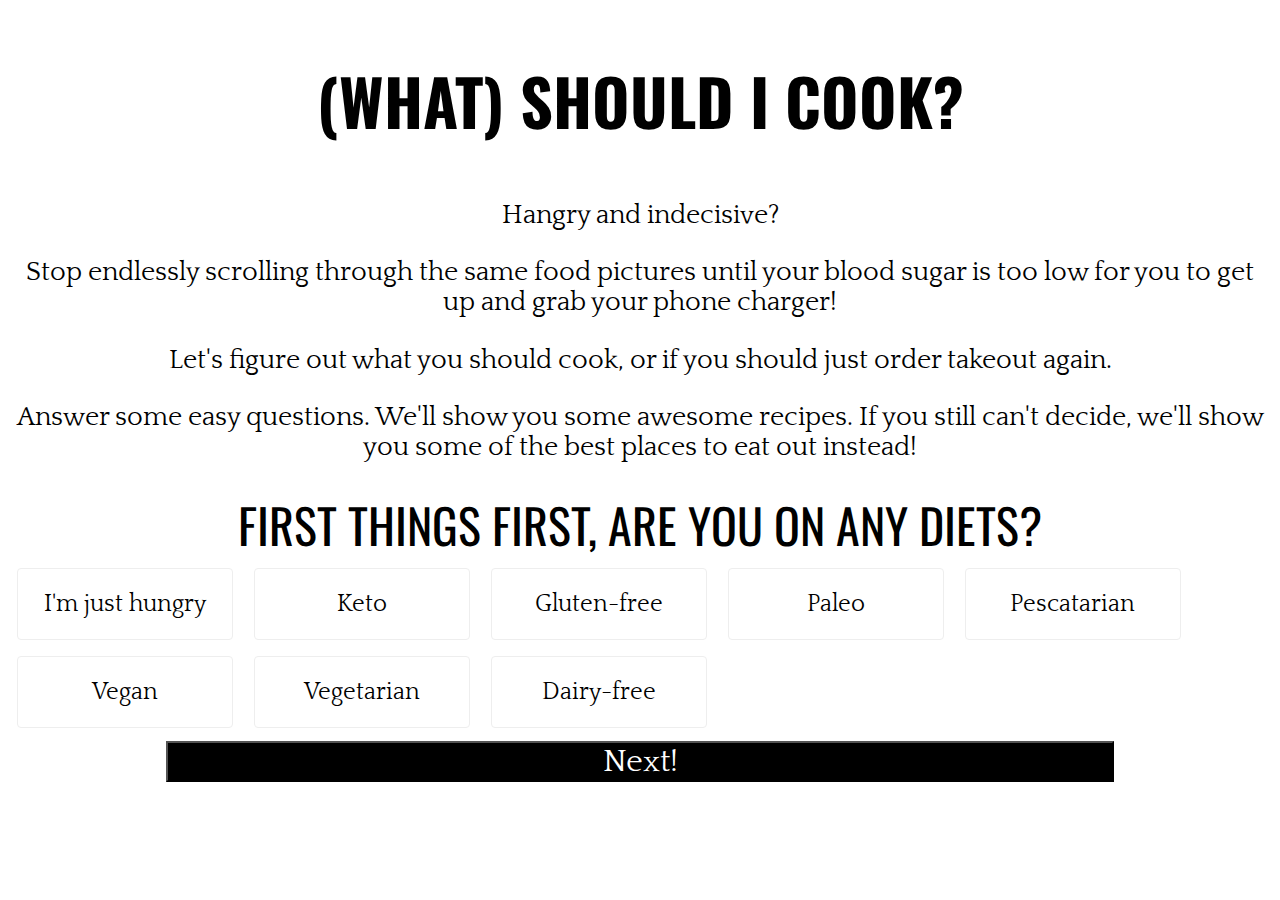
<file: index.html>
<!DOCTYPE html>
<html lang="en">
    <head>
        <title>What Should I Cook?</title>
        <meta name="viewport" content="width=device-width, initial-scale=1.0">
        <link rel="stylesheet" href="index.css">
        <link href="https://fonts.googleapis.com/css?family=Oswald|Quattrocento" rel="stylesheet">
    </head>
    <body>
        <header>
            <h2>(What) Should I Cook?</h2>
            <p>Hangry and indecisive?</p>
            <p>Stop endlessly scrolling through the same food pictures until your blood sugar is too low for you to get up and grab your phone charger!</p>
            <p>Let's figure out what you should cook, or if you should just order takeout again.</i></p>
            <p>Answer some easy questions. We'll show you some awesome recipes. If you still can't decide, we'll show you some of the best places to eat out instead!</p>
        </header>
        <main>
            <section class="food-preferences">
                <form id="dietary-restrictions" class="radio-buttons" action="cuisine.html">
                    <legend>First things first, are you on any diets?</legend>
                    <label for="no-diet">
                            <span>I'm just hungry</span>
                            <input type="checkbox" id="no-diet" type="diet"> 
                    </label>
                    <label for="Keto">
                        <span>Keto</span>
                        <input type="checkbox" id="Keto" type="diet"> 
                    </label>
                    <label for="Gluten">
                            <span>Gluten-free</span>
                            <input type="checkbox" id="Gluten" type="diet"> 
                    </label>
                    <label for="Paleo">
                            <span>Paleo</span>
                            <input type="checkbox" id="Paleo" type="diet"> 
                    </label>
                    <label for="Pescatarian">
                            <span>Pescatarian</span>
                            <input type="checkbox" id="Pescatarian" type="diet"> 
                    </label>
                    <label for="Vegan">
                        <span>Vegan</span>
                        <input type="checkbox" id="Vegan" type="diet"> 
                    </label>
                    <label for="Vegetarian">
                        <span>Vegetarian</span>
                        <input type="checkbox" id="Vegetarian" type="diet"> 
                    </label>
                    <label for="Dairy">
                        <span>Dairy-free</span>
                        <input type="checkbox" id="Dairy" type="diet"> 
                    </label>
                    <input type="submit" value="Next!">
                </form>
            </section>
            <section class="food-choices"></section>
        </main>
    <!---  <script src="https://code.jquery.com/jquery-3.2.1.min.js"></script>
        <script src="index.js"></script>
        <script src="datastore.js"></script>-->
    </body>
</html>
</file>
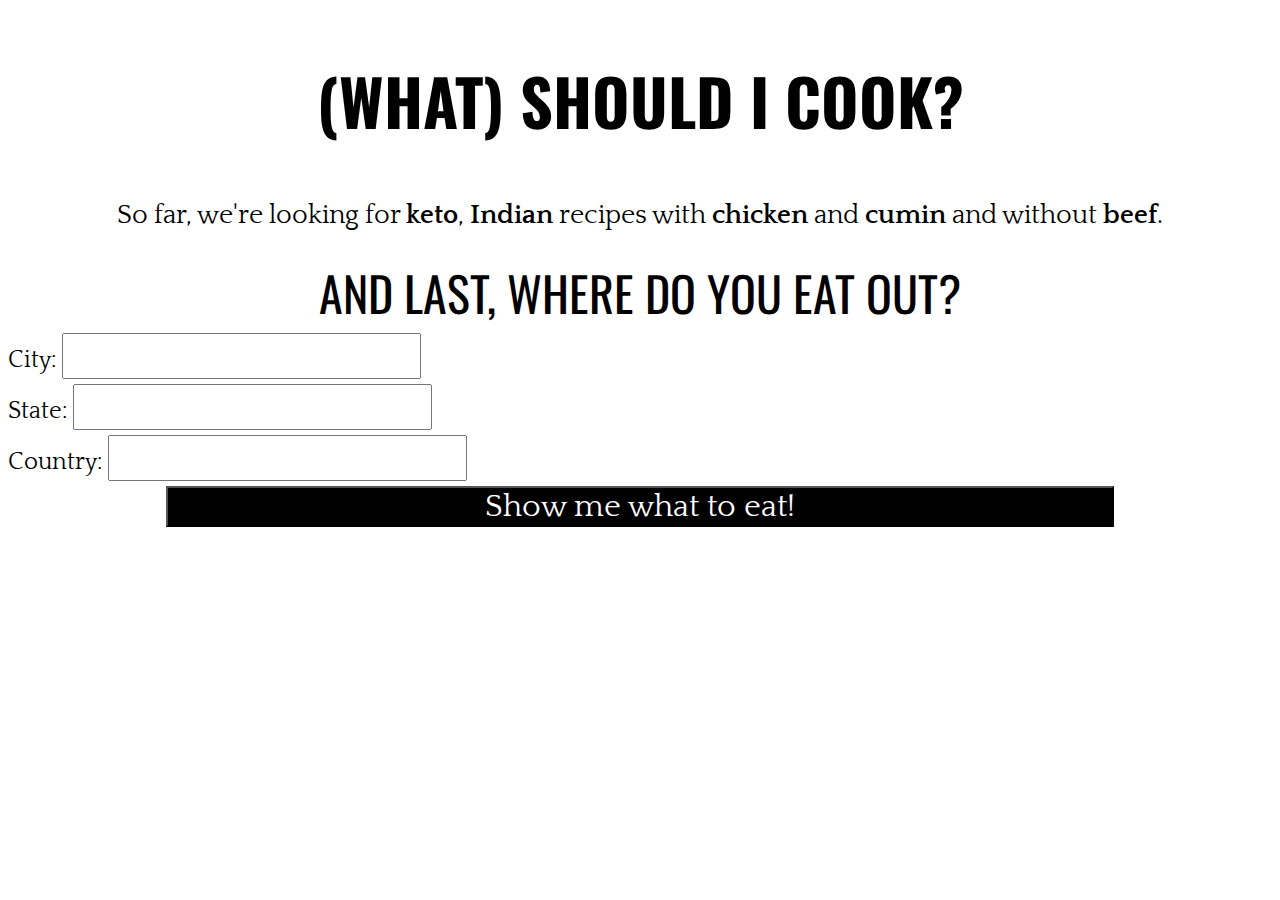
<file: city.html>
<!DOCTYPE html>
<html lang="en">
    <head>
        <title>What Should I Cook?</title>
        <meta name="viewport" content="width=device-width, initial-scale=1.0">
        <link rel="stylesheet" href="index.css">
        <link href="https://fonts.googleapis.com/css?family=Oswald|Quattrocento" rel="stylesheet">
    </head>
    <body>
        <header>
            <h2>(What) Should I Cook?</h2>
            <p>So far, we're looking for <b>keto</b>, <b>Indian</b> recipes with <b>chicken</b> and <b>cumin</b> and without <b>beef</b>.
       </header>
        <main>
            <section class="food-preferences">
                <form class="text-inputs" action="food.html">
                    <legend>And last, where do you eat out?</legend>
                    <label for="city">
                        City:
                        <input type="text" id="city" required>
                    </label>
                    <label for="state">
                        State:
                        <input type="text" id="state" required>
                    </label>
                    <label for="country">
                        Country:
                        <input type="text" id="country" required>
                    </label>
                    <input type="submit" value="Show me what to eat!">
                </form>
            </section>
            <section class="food-choices"></section>
        </main>
    <!---  <script src="https://code.jquery.com/jquery-3.2.1.min.js"></script>
        <script src="index.js"></script>
        <script src="datastore.js"></script>-->
    </body>
</html>
</file>
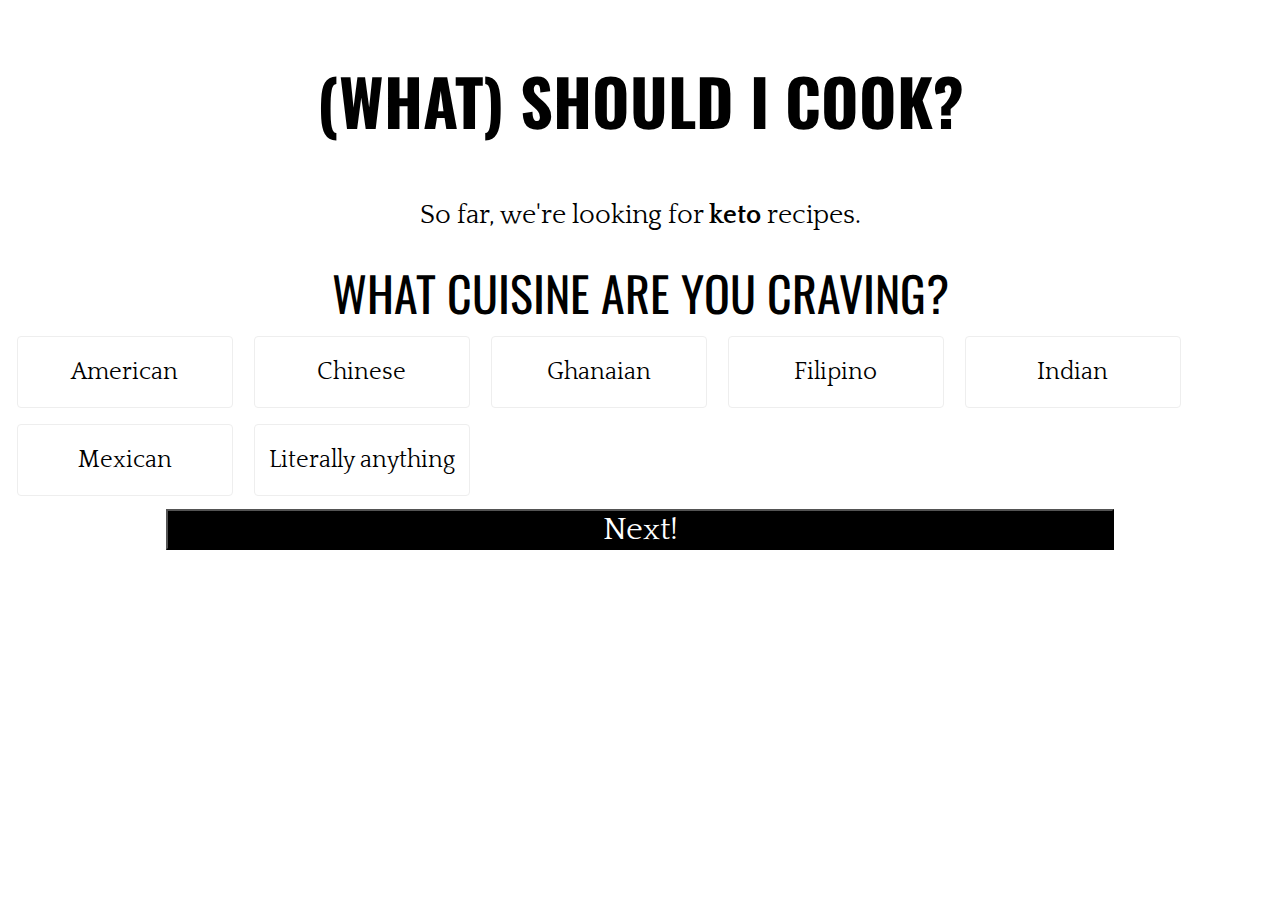
<file: cuisine.html>
<!DOCTYPE html>
<html lang="en">
    <head>
        <title>What Should I Cook?</title>
        <meta name="viewport" content="width=device-width, initial-scale=1.0">
        <link rel="stylesheet" href="index.css">
        <link href="https://fonts.googleapis.com/css?family=Oswald|Quattrocento" rel="stylesheet">
    </head>
    <body>
        <header>
            <h2>(What) Should I Cook?</h2>
            <p>So far, we're looking for <b>keto</b> recipes.</p>
       </header>
        <main>
            <section class="food-preferences">
                <form id="cuisines" class="radio-buttons" action="ingredients.html">
                    <legend>What cuisine are you craving?</legend>
                    <label for="American">
                            <span>American</span>
                            <input type="checkbox" id="American" type="cuisine"> 
                    </label>
                    <label for="Chinese">
                        <span>Chinese</span>
                        <input type="checkbox" id="Chinese" type="cuisine"> 
                    </label>
                    <label for="Ghanaian">
                            <span>Ghanaian</span>
                            <input type="checkbox" id="Ghanaian" type="cuisine"> 
                    </label>
                    <label for="Filipino">
                        <span>Filipino</span>
                        <input type="checkbox" id="Filipino" type="cuisine"> 
                    </label>
                    <label for="Indian">
                        <span>Indian</span>
                        <input type="checkbox" id="Indian" type="cuisine"> 
                    </label>
                    <label for="Mexican">
                        <span>Mexican</span>
                        <input type="checkbox" id="Mexican" type="cuisine"> 
                    </label>
                    <label for="no-cuisine">
                        <span>Literally anything</span>
                        <input type="checkbox" id="no-cuisine" type="cuisine"> 
                    </label>
                    <input type="submit" value="Next!">
                </form>
            </section>
            <section class="food-choices"></section>
        </main>
    <!---  <script src="https://code.jquery.com/jquery-3.2.1.min.js"></script>
        <script src="index.js"></script>
        <script src="datastore.js"></script>-->
    </body>
</html>
</file>
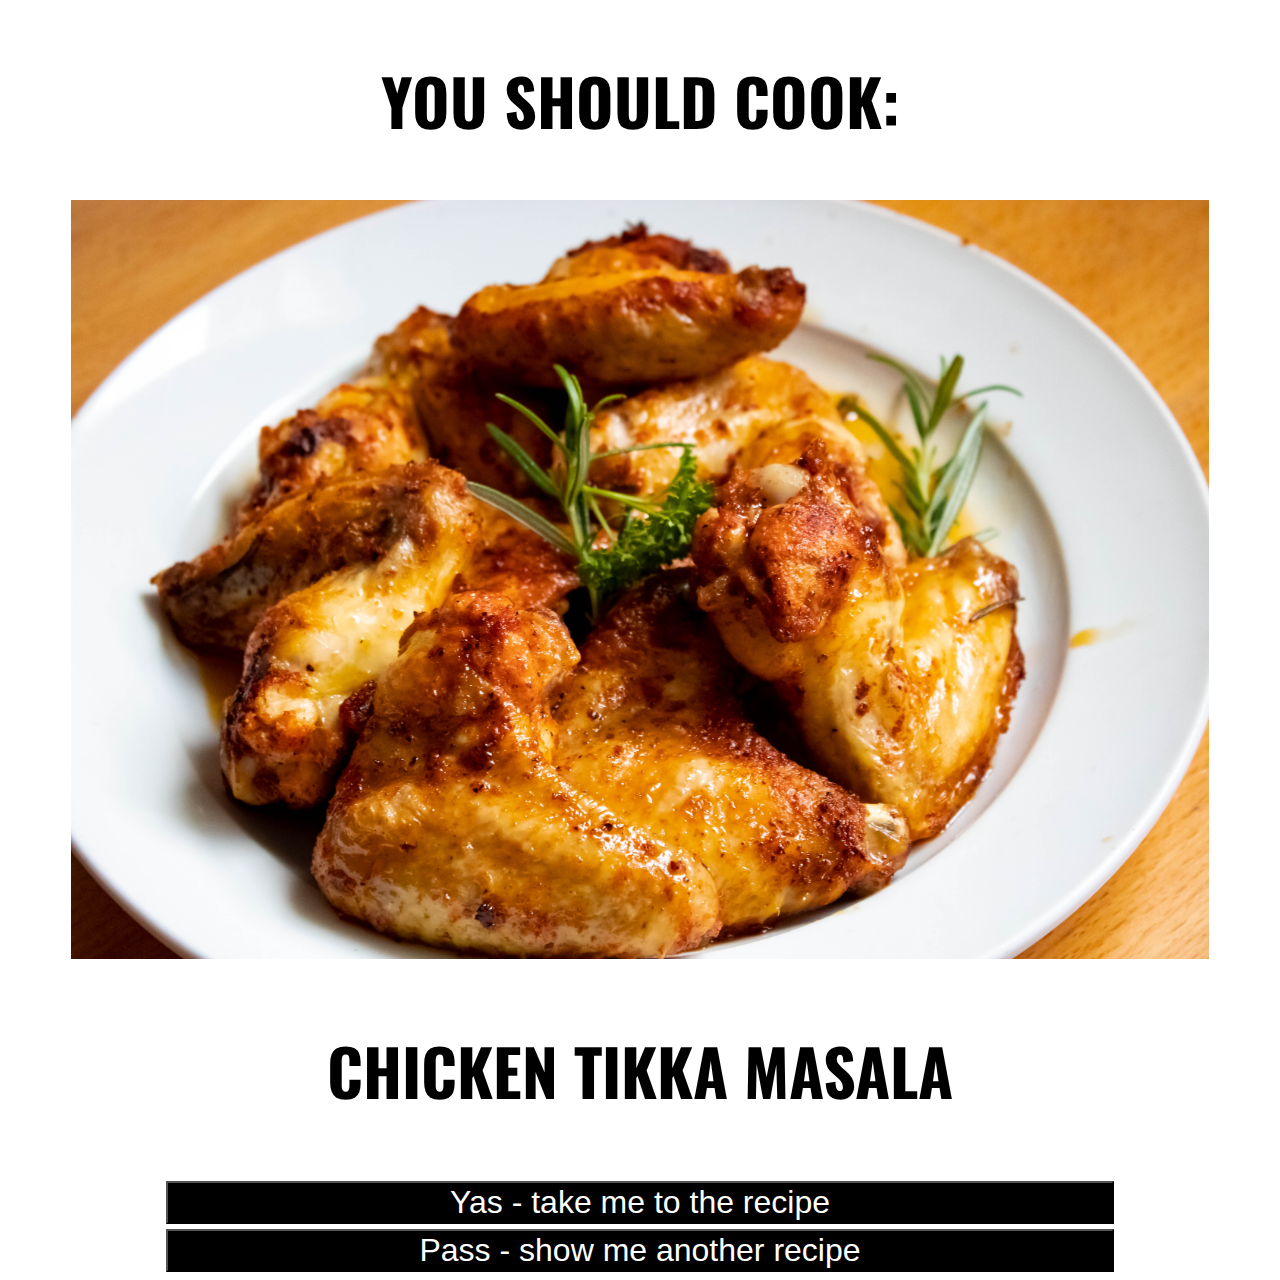
<file: food.html>
<!DOCTYPE html>
<html lang="en">
    <head>
        <title>What Should I Cook?</title>
        <meta name="viewport" content="width=device-width, initial-scale=1.0">
        <link rel="stylesheet" href="index.css">
        <link href="https://fonts.googleapis.com/css?family=Oswald|Quattrocento" rel="stylesheet">
    </head>
    <body>
        <header>
            <h2>You should cook:</h2>
          </header>
        <main>
            <section class="food-preferences"></section>
            <section class="food-choices">
                <img src="barbecue-chicken-cuisine-2338407.jpg" alt="chicken food picture">
                <h3>Chicken tikka masala</h3>
                <form>
                    <button formaction="food.html">Yas - take me to the recipe</button>
                    <button formaction="restaurants.html">Pass - show me another recipe</button>
                </form>
            </section>
        </main>
    <!---  <script src="https://code.jquery.com/jquery-3.2.1.min.js"></script>
        <script src="index.js"></script>
        <script src="datastore.js"></script>-->
    </body>
</html>
</file>
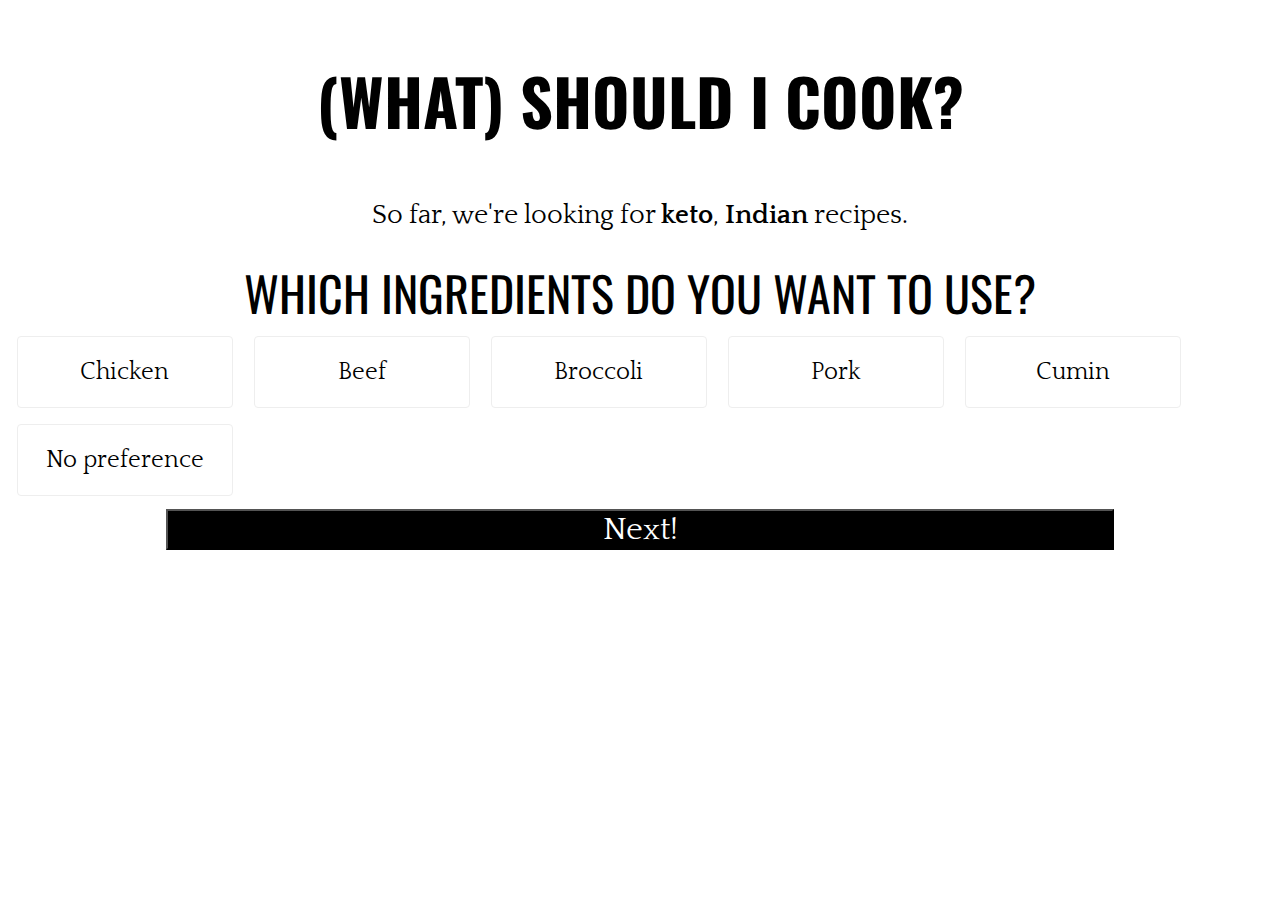
<file: ingredients.html>
<!DOCTYPE html>
<html lang="en">
    <head>
        <title>What Should I Cook?</title>
        <meta name="viewport" content="width=device-width, initial-scale=1.0">
        <link rel="stylesheet" href="index.css">
        <link href="https://fonts.googleapis.com/css?family=Oswald|Quattrocento" rel="stylesheet">
    </head>
    <body>
        <header>
            <h2>(What) Should I Cook?</h2>
            <p>So far, we're looking for <b>keto</b>, <b>Indian</b> recipes.</p>
        </header>
        <main>
            <section class="food-preferences">
                <form id="ingredients" class="radio-buttons" action="ingredientsNo.html">
                    <legend>Which ingredients do you want to use?</legend>
                    <!-- probably should hide meat options for veg-->
                    <label for="Chicken">
                        <span>Chicken</span>
                        <input type="checkbox" id="Chicken" class="ingredient">
                    </label>
                    <label for="Beef">
                            <span>Beef</span>
                          <input type="checkbox" id="beef" class="ingredient"> 
                    </label>
                    <label for="Broccoli"> 
                        <input type="checkbox" id="Broccoli" class="ingredient"> 
                        <span>Broccoli</span>
                    </label>
                    <label for="Pork">
                        <span>Pork</span>
                        <input type="checkbox" id="Pork" class="ingredient"> 
                    </label>
                    <label for="Cumin">
                        <span>Cumin</span>
                      <input type="checkbox" id="Cumin" class="ingredient"> 
                    </label>
                    <label for="none">
                            <span>No preference</span>
                          <input type="checkbox" id="none" class="ingredient"> 
                    </label>
                    <input type="submit" value="Next!">
                </form>
            </section>
            <section class="food-choices"></section>
        </main>
    <!---  <script src="https://code.jquery.com/jquery-3.2.1.min.js"></script>
        <script src="index.js"></script>
        <script src="datastore.js"></script>-->
    </body>
</html>
</file>
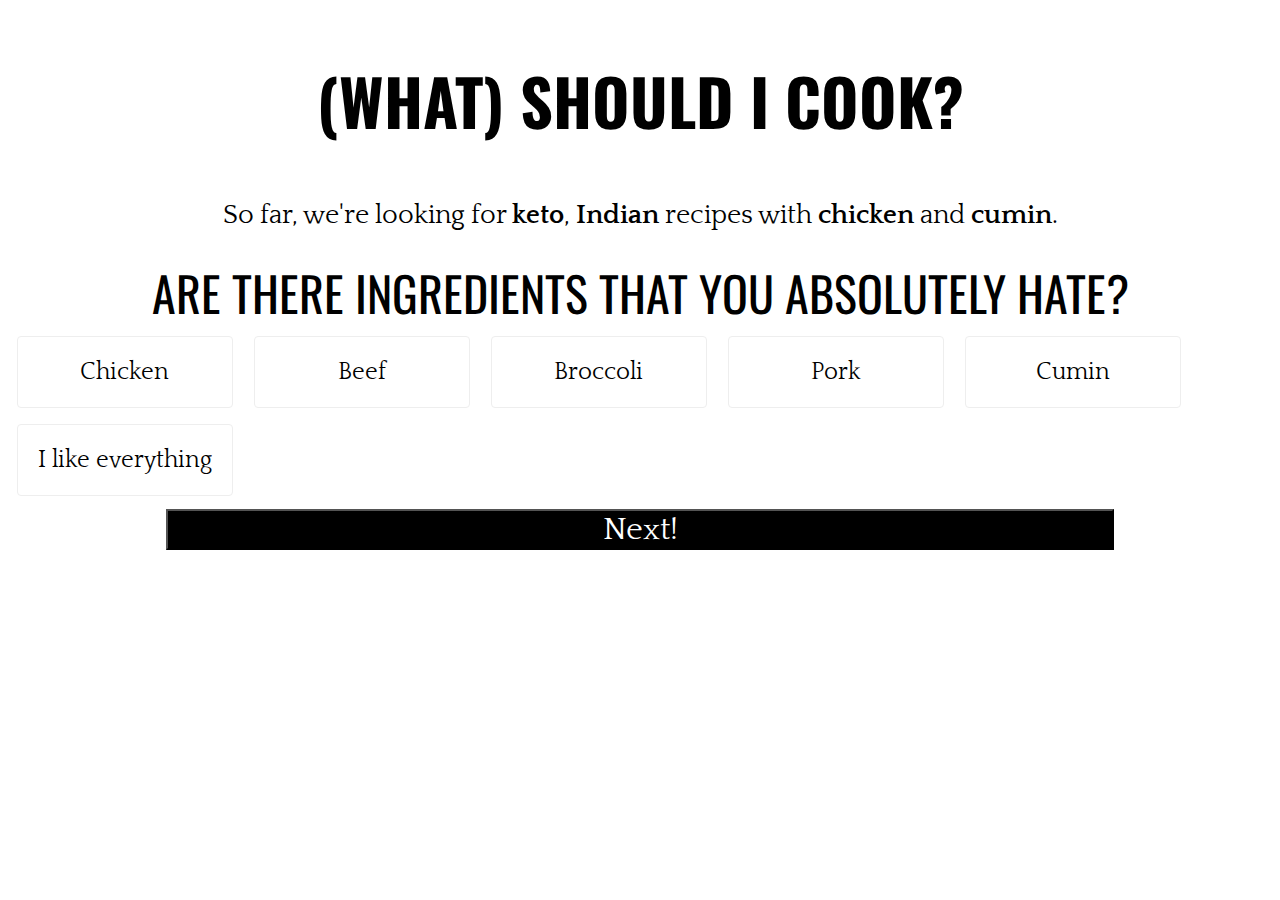
<file: ingredientsNo.html>
<!DOCTYPE html>
<html lang="en">
    <head>
        <title>What Should I Cook?</title>
        <meta name="viewport" content="width=device-width, initial-scale=1.0">
        <link rel="stylesheet" href="index.css">
        <link href="https://fonts.googleapis.com/css?family=Oswald|Quattrocento" rel="stylesheet">
    </head>
    <body>
        <header>
            <h2>(What) Should I Cook?</h2>
            <p>So far, we're looking for <b>keto</b>, <b>Indian</b> recipes with <b>chicken</b> and <b>cumin</b>.
      </header>
        <main>
            <section class="food-preferences">
                <form id="ingredients" class="radio-buttons" action="city.html">
                    <legend>Are there ingredients that you absolutely hate?</legend>
                    <label for="Chicken">
                        <span>Chicken</span>
                        <input type="checkbox" id="Chicken" class="ingredient">
                    </label>
                    <label for="Beef">
                            <span>Beef</span>
                          <input type="checkbox" id="beef" class="ingredient"> 
                    </label>
                    <label for="Broccoli"> 
                        <input type="checkbox" id="Broccoli" class="ingredient"> 
                        <span>Broccoli</span>
                    </label>
                    <label for="Pork">
                        <span>Pork</span>
                        <input type="checkbox" id="Pork" class="ingredient"> 
                    </label>
                    <label for="Cumin">
                        <span>Cumin</span>
                      <input type="checkbox" id="Cumin" class="ingredient"> 
                    </label>
                    <label for="none">
                        <span>I like everything</span>
                        <input type="checkbox" id="none" class="ingredient"> 
                    </label>
                    <input type="submit" value="Next!">
                </form>
            </section>
            <section class="food-choices"></section>
        </main>
    <!---  <script src="https://code.jquery.com/jquery-3.2.1.min.js"></script>
        <script src="index.js"></script>
        <script src="datastore.js"></script>-->
    </body>
</html>
</file>
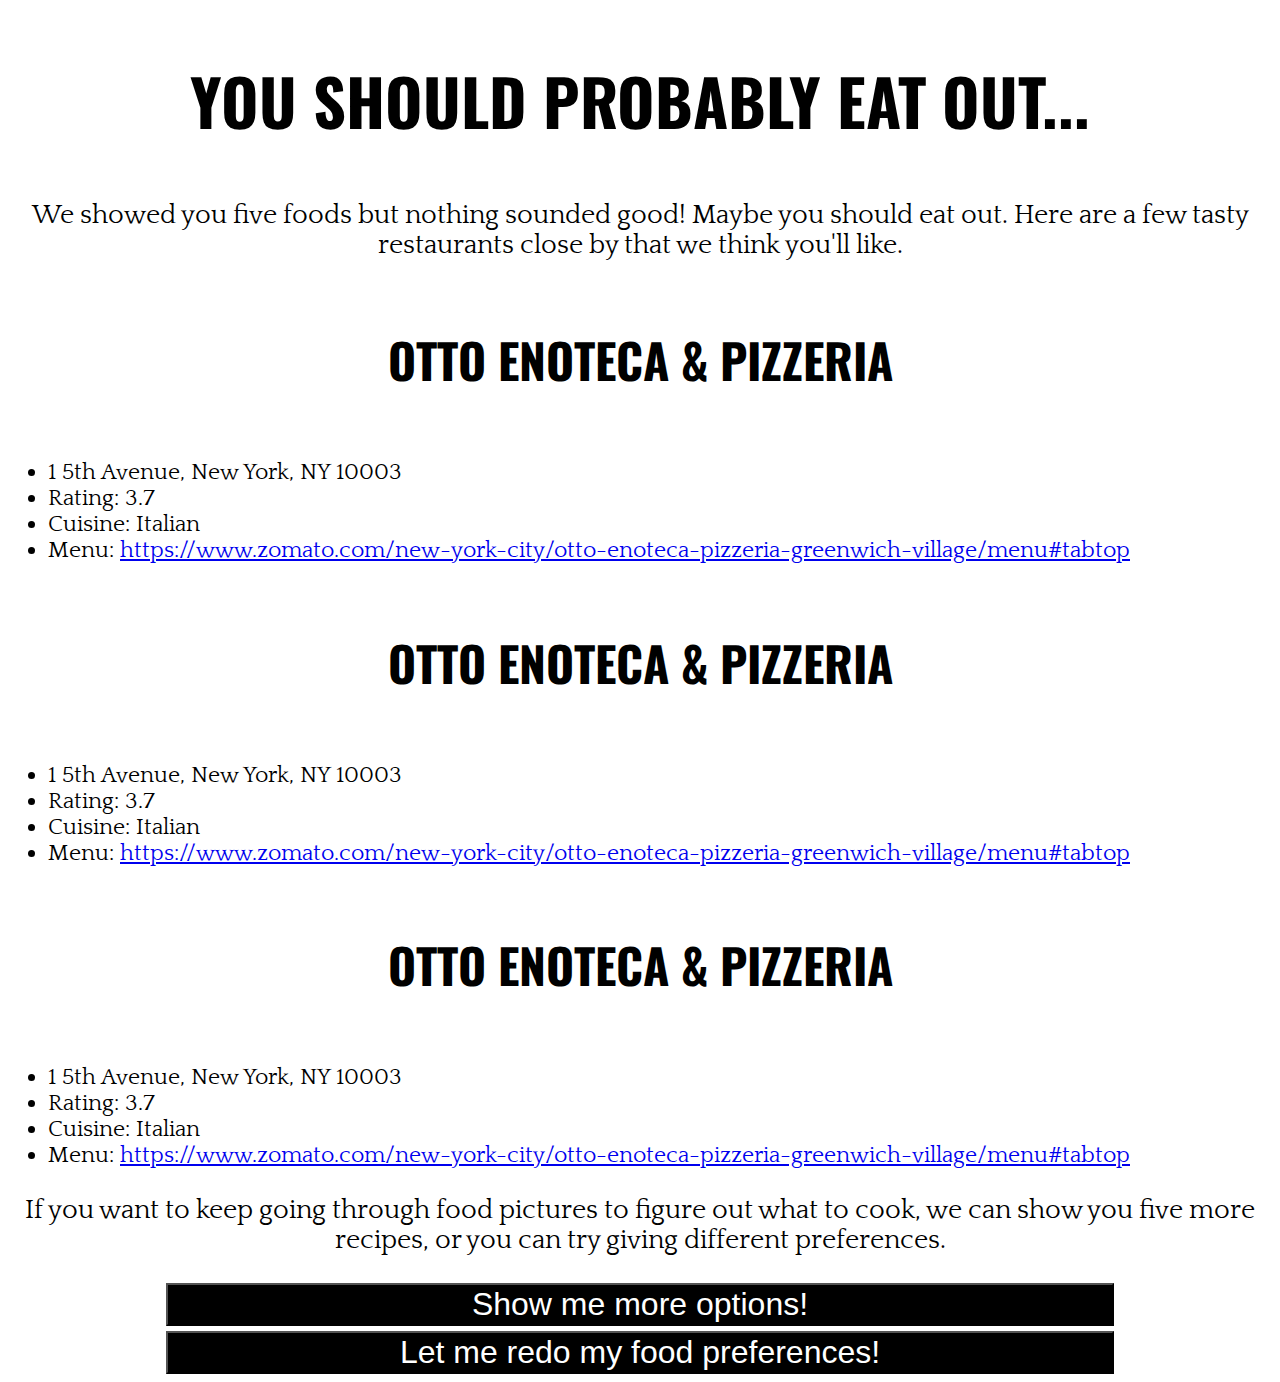
<file: restaurants.html>
<!DOCTYPE html>
<html lang="en">
    <head>
        <title>What Should I Cook?</title>
        <meta name="viewport" content="width=device-width, initial-scale=1.0">
        <link rel="stylesheet" href="index.css">
        <link href="https://fonts.googleapis.com/css?family=Oswald|Quattrocento" rel="stylesheet">
    </head>
    <body>
        <header>
            <h2>You should probably eat out...</h2>
          </header>
        <main>
            <section class="food-preferences"></section>
            <section class="food-choices">
                <p>We showed you five foods but nothing sounded good! Maybe you should eat out. Here are a few tasty restaurants close by that we think you'll like.</p>
                <section class="restaurant">
                    <h4>Otto Enoteca & Pizzeria</h4>
                        <ul>
                            <li>1 5th Avenue, New York, NY 10003</li>
                            <li>Rating: 3.7</li>
                            <li>Cuisine: Italian</li>
                            <li>Menu: <a href="https://www.zomato.com/new-york-city/otto-enoteca-pizzeria-greenwich-village/menu#tabtop" target="_blabk">https://www.zomato.com/new-york-city/otto-enoteca-pizzeria-greenwich-village/menu#tabtop</a></li>
                        </ul>
                </section>
                <section class="restaurant">
                        <h4>Otto Enoteca & Pizzeria</h4>
                            <ul>
                                <li>1 5th Avenue, New York, NY 10003</li>
                                <li>Rating: 3.7</li>
                                <li>Cuisine: Italian</li>
                                <li>Menu: <a href="https://www.zomato.com/new-york-city/otto-enoteca-pizzeria-greenwich-village/menu#tabtop" target="_blabk">https://www.zomato.com/new-york-city/otto-enoteca-pizzeria-greenwich-village/menu#tabtop</a></li>
                            </ul>
                </section>
                <section class="restaurant">
                        <h4>Otto Enoteca & Pizzeria</h4>
                            <ul>
                                <li>1 5th Avenue, New York, NY 10003</li>
                                <li>Rating: 3.7</li>
                                <li>Cuisine: Italian</li>
                                <li>Menu: <a href="https://www.zomato.com/new-york-city/otto-enoteca-pizzeria-greenwich-village/menu#tabtop" target="_blabk">https://www.zomato.com/new-york-city/otto-enoteca-pizzeria-greenwich-village/menu#tabtop</a></li>
                            </ul>
                </section>                
                <p>If you want to keep going through food pictures to figure out what to cook, we can show you five more recipes, or you can try giving different preferences.</p>
                <form>
                    <button formaction="food.html">Show me more options!</button>
                    <button formaction="index.html">Let me redo my food preferences!</button>
                </form>
            </section>
        </main>
    <!---  <script src="https://code.jquery.com/jquery-3.2.1.min.js"></script>
        <script src="index.js"></script>
        <script src="datastore.js"></script>-->
    </body>
</html>
</file>
<file: index.css>
*{
    box-sizing: border-box;
}

h2, h3{
    font-family: 'Oswald', Sans-Serif;
    font-size: 4em;
    text-transform: uppercase; 
    text-align: center;
}

legend, h4{
    font-family: 'Oswald', Sans-Serif;
    font-size: 3em;
    text-transform: uppercase; 
    text-align: center;
}

p{
    font-family: 'Quattrocento', Serif;
    font-size: 1.7em;
    text-align: center;
}
input, label{
    font-family: 'Quattrocento', Serif;
    font-size: 1.5em;
}

ul, li, ul li{
    font-family: 'Quattrocento', Serif;
    font-size: 1.2em;   
}
/*restyle the checkbox to look like a button by removing original styling then replacing it*/
/*still keep accesilbe*/
.radio-buttons input[type="checkbox"] {
    width: 6em;
    height: 2em;
    -webkit-appearance: none;
    -moz-appearance: none;
    -ms-appearance: none;
    appearance: none;
    border-radius:4px;
    border:1px solid #eeeeee;
}

 .radio-buttons input:checked{
    background-color: #eee;
}

/*add pointer to whole button*/
.radio-buttons input, label:hover{
    cursor: pointer;
}

/*special formatting to make checkbox options look like buttons*/
.radio-buttons label{
    display: inline-flex; /*display the options in a row */
    justify-content: center; /*center the label's span text*/
    margin: 5px; /*space out elements so they're easier to read*/
}

.radio-buttons span{
    position: absolute; /*position the labels inside the boxes*/
    align-self: center; /*center the labels inside the boxes*/
}

/*style buttons throughout the app */
input[type="submit"], button{
    display: block;
    margin: auto;
    width: 75%;
    margin-top: 5px;
    background-color: black;
    color: white;
    font-size: 2em;
}

input[type="submit"], button:hover{
    cursor: pointer;
}

/*style input boxes when user is selecting city*/
/*needs a differenty styling than the radio buttons*/
.text-inputs label{
    margin-top: 5px;
    display: block;
}

/*center image*/
.food-choices img{
    display: block;
    margin: auto;
    max-width: 90%;
    max-height: 90%;
}
</file>
